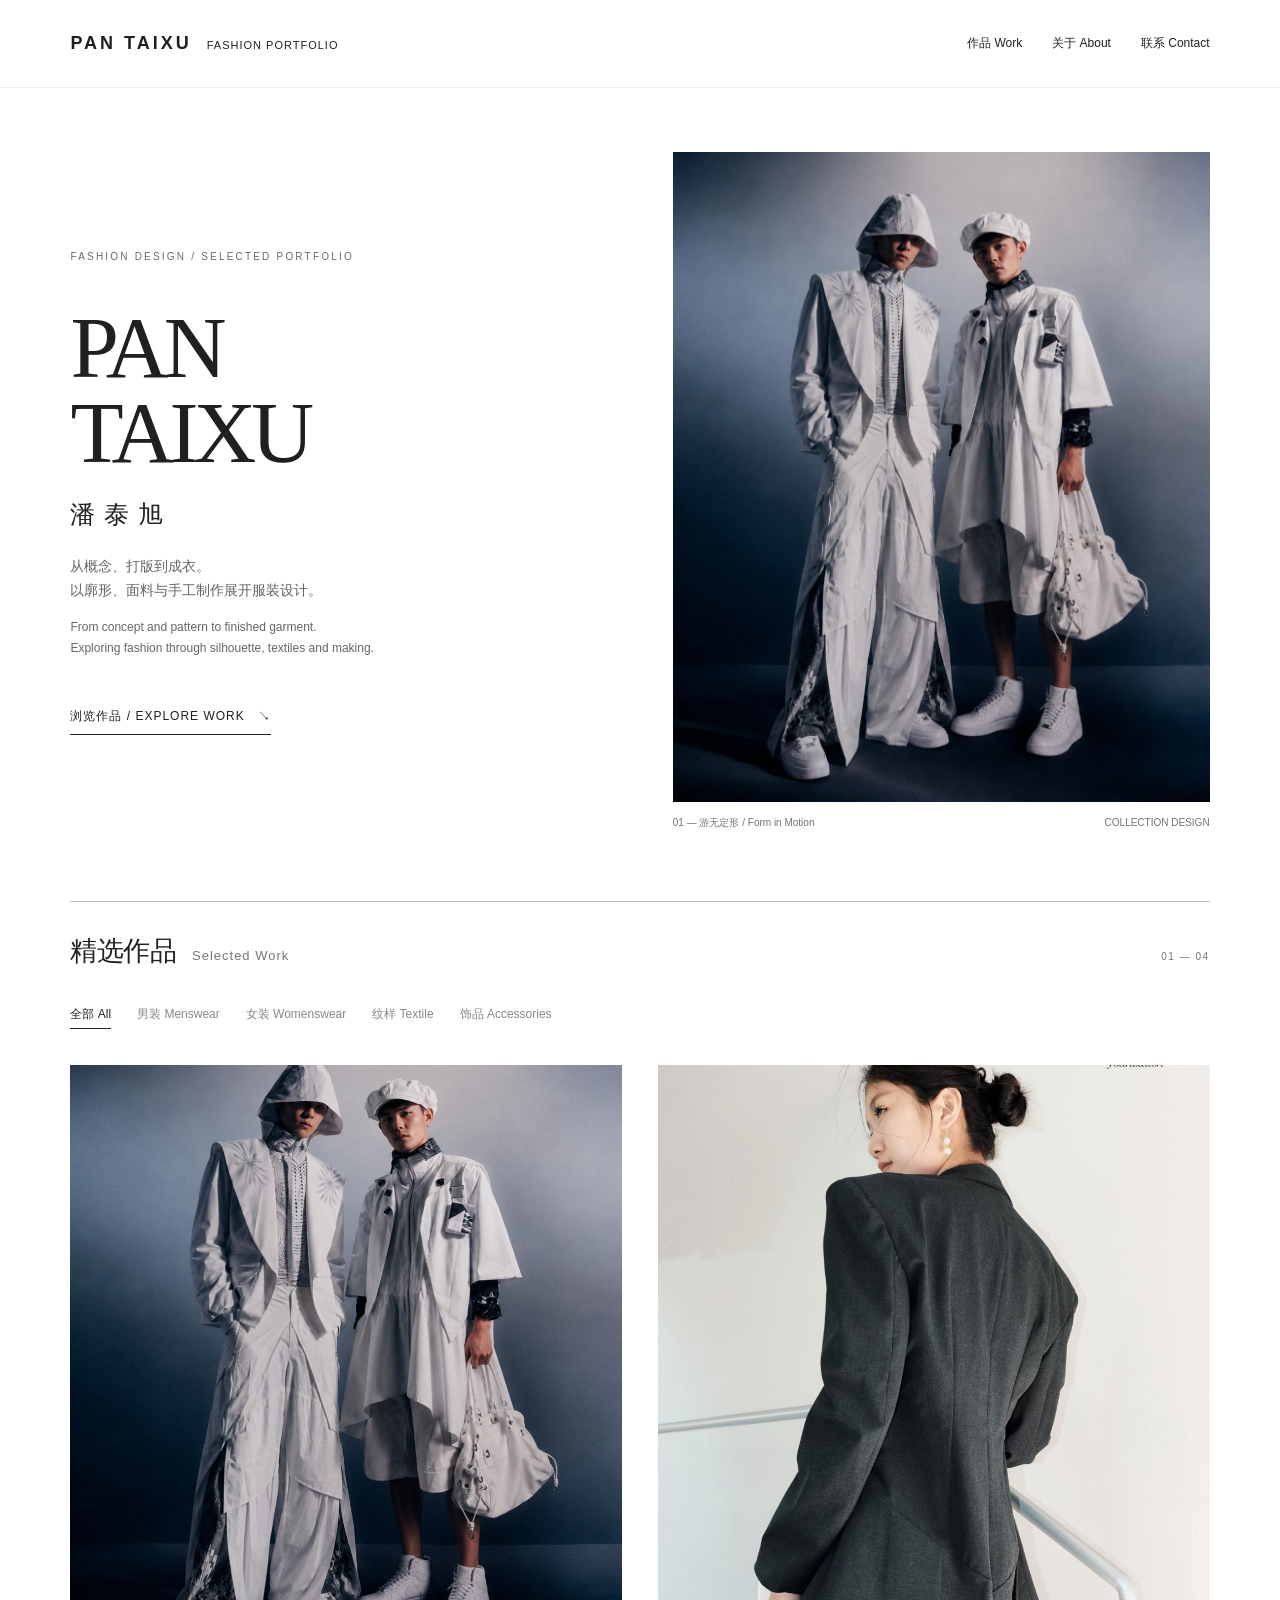
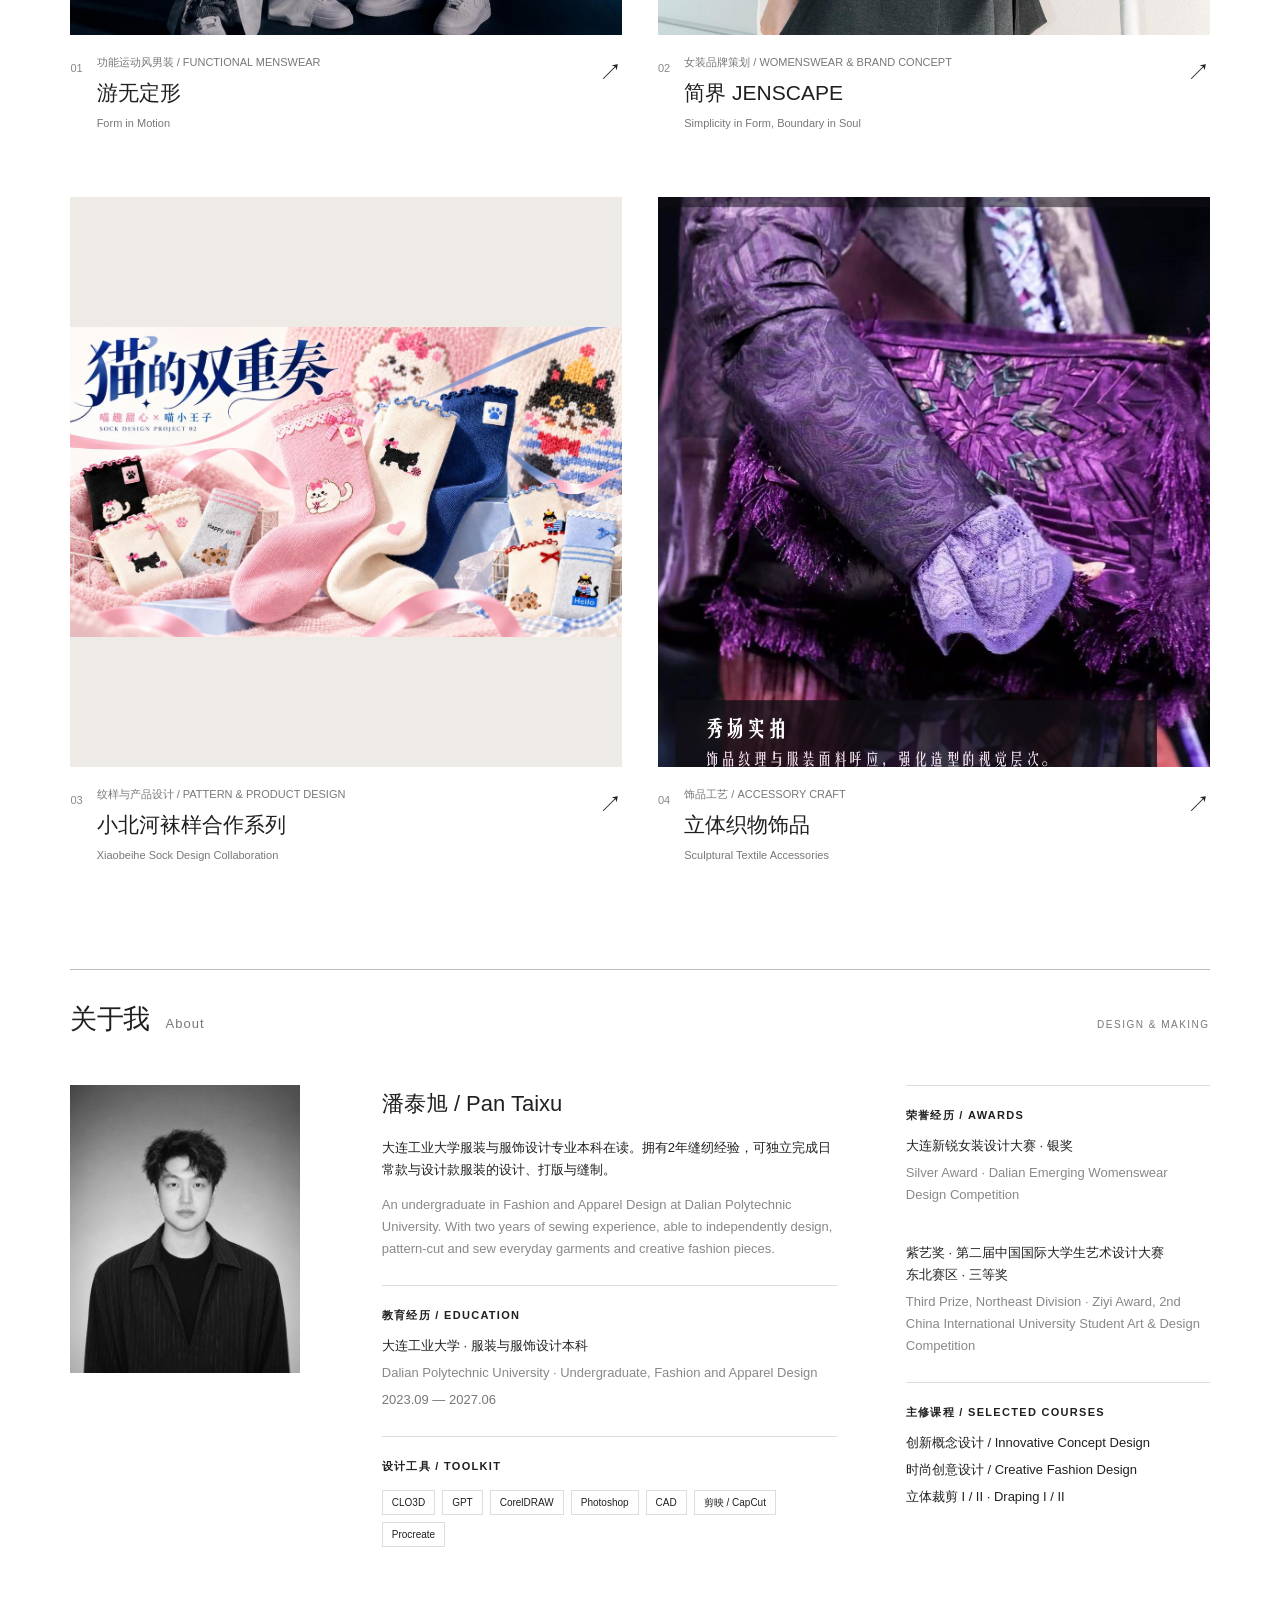
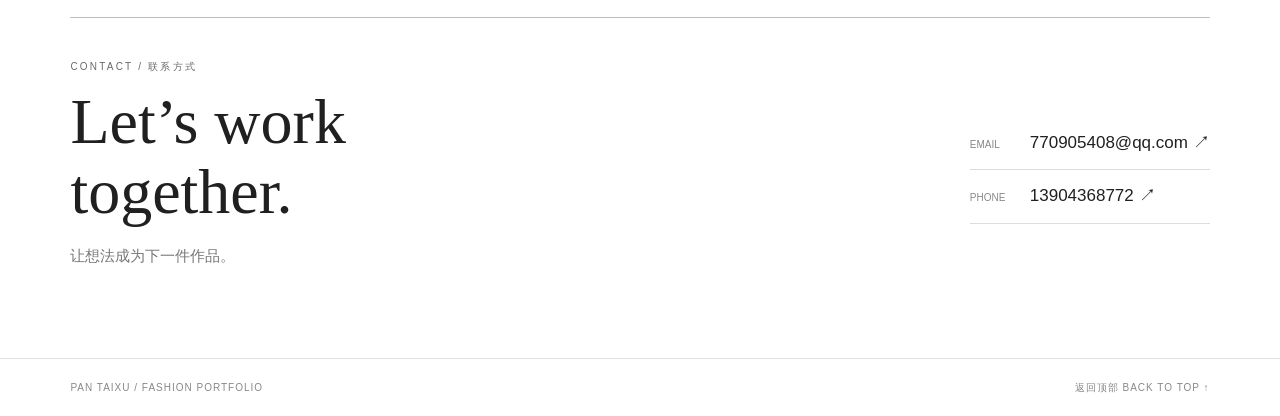
<file: index.html>
<!doctype html><html lang="zh-CN"><head><meta charset="UTF-8"><meta name="viewport" content="width=device-width,initial-scale=1"><meta name="description" content="潘泰旭 PAN TAIXU 服装设计作品集：功能男装、JENSCAPE女装、袜样设计与饰品工艺。"><title>潘泰旭 PAN TAIXU — Fashion Portfolio</title><style>*{box-sizing:border-box}html{scroll-behavior:smooth;scroll-padding-top:90px}body{margin:0;background:#fff;color:#202020;font-family:Arial,"PingFang SC","Microsoft YaHei",sans-serif;font-size:15px;line-height:1.7}a{color:inherit;text-decoration:none}button{font:inherit;color:inherit;cursor:pointer}a:focus-visible,button:focus-visible,summary:focus-visible{outline:2px solid #555;outline-offset:6px}img{display:block;width:100%;height:auto}header{height:88px;padding:0 5.5%;display:flex;align-items:center;justify-content:space-between;background:rgba(255,255,255,.96);position:sticky;top:0;z-index:10;border-bottom:1px solid #eee}.brand{font-size:18px;letter-spacing:3px;font-weight:bold}.brand small{font-weight:normal;letter-spacing:1px;font-size:11px;margin-left:15px}nav{display:flex;gap:30px;font-size:12px}main{max-width:1600px;margin:auto;padding:0 5.5%}.hero{padding:64px 0 70px;display:grid;grid-template-columns:1fr 1.05fr;gap:8%;align-items:center}.eyebrow{font-size:10px;letter-spacing:2.2px;text-transform:uppercase;color:#696969}.hero h1{font-weight:400;font-family:Georgia,serif;font-size:clamp(60px,6.8vw,110px);line-height:.98;letter-spacing:-5px;margin:40px 0 28px}.hero h1 span{display:block;font-family:Arial,"PingFang SC",sans-serif;letter-spacing:9px;font-size:25px;margin-top:27px}.hero p{max-width:340px;color:#656565;font-size:14px}.hero .english{font-size:12px;line-height:1.8;margin-top:10px}.line-link{display:inline-block;border-bottom:1px solid #222;padding:8px 0;font-size:12px;letter-spacing:1px;margin-top:26px}.hero-visual{position:relative}.hero-visual img{height:min(65vw,650px);object-fit:cover;object-position:center}.caption{display:flex;justify-content:space-between;font-size:10px;color:#737373;padding-top:12px;gap:15px}.section-head{border-top:1px solid #bcbcbc;padding-top:27px;display:flex;justify-content:space-between;align-items:baseline;gap:15px}.section-head h2{font-size:27px;font-weight:400;letter-spacing:-.6px;margin:0}.section-head h2 small{font-size:13px;letter-spacing:1px;margin-left:16px;color:#777}.section-head>span{font-size:10px;letter-spacing:1.5px;color:#777}.filters{display:flex;flex-wrap:wrap;gap:8px 26px;margin:25px 0 36px}.filters button{border:0;background:none;padding:4px 0;color:#888;font-size:12px;border-bottom:1px solid transparent}.filters button[aria-pressed=true]{border-color:#222;color:#222}.grid{display:grid;grid-template-columns:1fr 1fr;gap:65px 36px}.card[hidden]{display:none}.card button{width:100%;text-align:left;background:none;border:0;padding:0}.work-img{overflow:hidden;background:#f3f3f3}.work-img img{height:570px;object-fit:cover;transition:transform .6s}.card:nth-child(3) .work-img img{object-fit:contain;background:#eeeae6}.card button:hover img{transform:scale(1.025)}.work-meta{display:flex;justify-content:space-between;gap:14px;margin-top:18px}.work-meta h3{font-size:21px;font-weight:400;margin:3px 0}.work-meta p{font-size:11px;color:#777;margin:0}.work-num{font-size:11px;color:#888;padding-top:6px}.arrow{font-size:23px}.about{margin-top:105px}.about-grid{display:grid;grid-template-columns:.8fr 1.5fr 1fr;gap:6%;padding:42px 0 70px}.portrait{max-width:230px;filter:grayscale(1)}.about h3{font-weight:400;font-size:22px;margin:0 0 14px}.about p{font-size:13px}.muted{color:#777}.english{color:#888;font-size:12px}.facts{border-top:1px solid #ddd;margin-top:25px;padding-top:20px}.facts h4{font-size:11px;letter-spacing:1.3px;margin:0 0 10px}.facts p{margin:5px 0}.tags{display:flex;flex-wrap:wrap;gap:7px;margin-top:14px}.tags span{border:1px solid #ddd;padding:3px 9px;font-size:10px}.contact{padding:40px 0 75px;border-top:1px solid #bbb;display:flex;justify-content:space-between;gap:35px}.contact h2{font-family:Georgia,serif;font-size:clamp(40px,5vw,72px);line-height:1.1;font-weight:400;margin:12px 0}.contact-links{align-self:center}.contact-links a{display:block;border-bottom:1px solid #ddd;padding:12px 0;font-size:17px;overflow-wrap:anywhere}.contact-links small{display:inline-block;width:60px;color:#888;font-size:10px}footer{border-top:1px solid #e1e1e1;padding:20px 5.5%;display:flex;justify-content:space-between;font-size:10px;letter-spacing:1px;color:#888}dialog{border:0;padding:0;width: min(1160px,96vw);max-height:94dvh;color:#222}dialog::backdrop{background:rgba(0,0,0,.7)}.dialogbar{position:sticky;top:0;background:#fff;display:flex;justify-content:space-between;align-items:center;border-bottom:1px solid #ddd;padding:13px 26px;z-index:1;font-size:11px}.close{background:white;border:1px solid #ddd;padding:6px 14px}.detail{padding:35px 5% 50px}.detail h2{font-size:32px;font-weight:400;margin:5px 0}.detail h3{font-family:Georgia,serif;font-size:22px;font-weight:normal;color:#777;margin:0 0 25px}.description{display:grid;grid-template-columns:1fr 1fr;gap:30px}.description p{margin-top:0}.role{font-size:12px;border-top:1px solid #ddd;padding:15px 0}.detail figure{margin:35px 0}.detail figcaption{font-size:11px;color:#777;margin-bottom:10px}.detail figure a{display:block;background:#f3f3f3}.detail figure img{height:auto}.detail-note{font-size:11px;color:#777}body.modal-open{overflow:hidden}.noscript{padding:20px;border:1px solid #ddd}@media(min-width:1450px){.work-img img{height:680px}}@media(max-width:900px){.hero{gap:5%;padding-top:35px}.hero h1{font-size:65px}.work-img img{height:420px}.about-grid{grid-template-columns:.65fr 1.4fr;gap:35px}.about-grid>div:last-child{grid-column:2}}@media(max-width:600px){header{height:70px;padding:0 6%}.brand{font-size:14px;letter-spacing:1px}.brand small{display:none}nav{gap:16px;font-size:11px}main{padding:0 6%}.hero{display:flex;flex-direction:column;align-items:stretch;gap:30px;padding:35px 0 45px}.hero h1{font-size:70px;margin:24px 0;letter-spacing:-3px}.hero h1 span{font-size:22px}.hero p{max-width:100%}.hero-visual img{height:auto;max-height:none}.hero .line-link{margin-top:8px}.section-head h2{font-size:23px}.section-head h2 small{display:block;margin:2px 0 0;font-size:12px}.grid{grid-template-columns:1fr;gap:40px}.work-img img{height:auto;max-height:none}.filters{gap:12px 19px}.about{margin-top:65px}.about-grid{grid-template-columns:1fr;gap:25px;padding:30px 0 45px}.portrait{width:145px}.about-grid>div:last-child{grid-column:auto}.contact{display:block;padding:30px 0 45px}.contact-links{margin-top:25px}.contact-links a{font-size:15px}.description{grid-template-columns:1fr;gap:0}.detail h2{font-size:25px}.detail h3{font-size:18px}footer{font-size:9px}.dialogbar{padding:10px 15px}.detail{padding:25px 5%}.caption{font-size:9px}}@media(prefers-reduced-motion:reduce){html{scroll-behavior:auto}.work-img img{transition:none}}</style></head><body><header><a class="brand" href="#top">PAN TAIXU<small>FASHION PORTFOLIO</small></a><nav aria-label="主导航"><a href="#work">作品 Work</a><a href="#about">关于 About</a><a href="#contact">联系 Contact</a></nav></header><main id="top"><section class="hero"><div><div class="eyebrow">Fashion design / Selected portfolio</div><h1>PAN<br>TAIXU<span>潘泰旭</span></h1><p>从概念、打版到成衣。<br>以廓形、面料与手工制作展开服装设计。</p><p class="english" lang="en">From concept and pattern to finished garment.<br>Exploring fashion through silhouette, textiles and making.</p><a class="line-link" href="#work">浏览作品 / EXPLORE WORK &nbsp; ↘</a></div><div class="hero-visual"><img src="assets/menswear.jpg" alt="游无定形系列，两套灰白色功能运动风男装"><div class="caption"><span>01 — 游无定形 / Form in Motion</span><span>COLLECTION DESIGN</span></div></div></section><section id="work"><div class="section-head"><h2>精选作品<small>Selected Work</small></h2><span>01 — 04</span></div><div class="filters" role="group" aria-label="作品分类"><button data-filter="all" aria-pressed="true">全部 All</button><button data-filter="menswear" aria-pressed="false">男装 Menswear</button><button data-filter="womenswear" aria-pressed="false">女装 Womenswear</button><button data-filter="textile" aria-pressed="false">纹样 Textile</button><button data-filter="accessories" aria-pressed="false">饰品 Accessories</button></div><div class="grid"><article class="card" data-category="menswear"><button data-project="01" aria-haspopup="dialog" aria-label="查看游无定形项目详情"><div class="work-img"><img src="assets/menswear.jpg" alt="游无定形作品展示" loading="lazy"></div><div class="work-meta"><span class="work-num">01</span><div style="flex:1"><p>功能运动风男装 / FUNCTIONAL MENSWEAR</p><h3>游无定形</h3><p lang="en">Form in Motion</p></div><span class="arrow" aria-hidden="true">↗</span></div></button></article><article class="card" data-category="womenswear"><button data-project="02" aria-haspopup="dialog" aria-label="查看简界 JENSCAPE项目详情"><div class="work-img"><img src="assets/womenswear.jpg" alt="简界 JENSCAPE作品展示" loading="lazy"></div><div class="work-meta"><span class="work-num">02</span><div style="flex:1"><p>女装品牌策划 / WOMENSWEAR & BRAND CONCEPT</p><h3>简界 JENSCAPE</h3><p lang="en">Simplicity in Form, Boundary in Soul</p></div><span class="arrow" aria-hidden="true">↗</span></div></button></article><article class="card" data-category="textile"><button data-project="03" aria-haspopup="dialog" aria-label="查看小北河袜样合作系列项目详情"><div class="work-img"><img src="assets/socks.jpg" alt="小北河袜样合作系列作品展示" loading="lazy"></div><div class="work-meta"><span class="work-num">03</span><div style="flex:1"><p>纹样与产品设计 / PATTERN & PRODUCT DESIGN</p><h3>小北河袜样合作系列</h3><p lang="en">Xiaobeihe Sock Design Collaboration</p></div><span class="arrow" aria-hidden="true">↗</span></div></button></article><article class="card" data-category="accessories"><button data-project="04" aria-haspopup="dialog" aria-label="查看立体织物饰品项目详情"><div class="work-img"><img src="assets/accessories.jpg" alt="立体织物饰品作品展示" loading="lazy"></div><div class="work-meta"><span class="work-num">04</span><div style="flex:1"><p>饰品工艺 / ACCESSORY CRAFT</p><h3>立体织物饰品</h3><p lang="en">Sculptural Textile Accessories</p></div><span class="arrow" aria-hidden="true">↗</span></div></button></article></div><noscript><p class="noscript">请启用 JavaScript 查看项目详情与分类。作品概览、个人介绍和联系方式仍可直接浏览。</p></noscript></section><section id="about" class="about"><div class="section-head"><h2>关于我<small>About</small></h2><span>DESIGN & MAKING</span></div><div class="about-grid"><div><img class="portrait" src="assets/portrait.jpg" alt="潘泰旭个人照片" loading="lazy"></div><div><h3>潘泰旭 / Pan Taixu</h3><p>大连工业大学服装与服饰设计专业本科在读。拥有2年缝纫经验，可独立完成日常款与设计款服装的设计、打版与缝制。</p><p class="english" lang="en">An undergraduate in Fashion and Apparel Design at Dalian Polytechnic University. With two years of sewing experience, able to independently design, pattern-cut and sew everyday garments and creative fashion pieces.</p><div class="facts"><h4>教育经历 / EDUCATION</h4><p>大连工业大学 · 服装与服饰设计本科</p><p class="english">Dalian Polytechnic University · Undergraduate, Fashion and Apparel Design</p><p class="muted">2023.09 — 2027.06</p></div><div class="facts"><h4>设计工具 / TOOLKIT</h4><div class="tags"><span>CLO3D</span><span>GPT</span><span>CorelDRAW</span><span>Photoshop</span><span>CAD</span><span>剪映 / CapCut</span><span>Procreate</span></div></div></div><div><div class="facts" style="margin-top:0"><h4>荣誉经历 / AWARDS</h4><p>大连新锐女装设计大赛 · 银奖</p><p class="english">Silver Award · Dalian Emerging Womenswear Design Competition</p><br><p>紫艺奖 · 第二届中国国际大学生艺术设计大赛<br>东北赛区 · 三等奖</p><p class="english">Third Prize, Northeast Division · Ziyi Award, 2nd China International University Student Art & Design Competition</p></div><div class="facts"><h4>主修课程 / SELECTED COURSES</h4><p>创新概念设计 / Innovative Concept Design</p><p>时尚创意设计 / Creative Fashion Design</p><p>立体裁剪 I / II · Draping I / II</p></div></div></div></section><section id="contact" class="contact"><div><div class="eyebrow">Contact / 联系方式</div><h2>Let’s work<br>together.</h2><p class="muted">让想法成为下一件作品。</p></div><div class="contact-links"><a href="mailto:770905408@qq.com"><small>EMAIL</small>770905408@qq.com ↗</a><a href="tel:+8613904368772"><small>PHONE</small>13904368772 ↗</a></div></section></main><footer><span>PAN TAIXU / FASHION PORTFOLIO</span><a href="#top">返回顶部 BACK TO TOP ↑</a></footer><dialog aria-labelledby="project-title"><div class="dialogbar"><span>PROJECT / 项目详情</span><button class="close" autofocus>关闭 Close ×</button></div><div class="detail"></div></dialog><script>const projects=[{"id": "01", "cat": "menswear", "title": "游无定形", "en": "Form in Motion", "type": "功能运动风男装 / FUNCTIONAL MENSWEAR", "img": "menswear.jpg", "desc": "以《逍遥游》的自由流动意象为起点，将水墨山海、云雾气流与未来机能服饰结合，以包裹廓形、交叠结构和漂浮线条探索“形随身动、无固定界”。", "eng": "Inspired by the freedom of movement in Zhuangzi’s Free and Easy Wandering, this collection brings ink-wash landscapes and drifting clouds into functional menswear through enveloping silhouettes, overlapping structures and floating lines.", "role": "系列设计 · 成衣制作 · 面料与工艺探索", "roleen": "Collection design · Garment making · Textile and craft exploration", "pages": [[4, "项目视觉 / Collection imagery"], [5, "系列设计 / Collection development"], [6, "灵感与面料 / Inspiration and materials"], [7, "工艺细节 / Craft details"]]}, {"id": "02", "cat": "womenswear", "title": "简界 JENSCAPE", "en": "Simplicity in Form, Boundary in Soul", "type": "女装品牌策划 / WOMENSWEAR & BRAND CONCEPT", "img": "womenswear.jpg", "desc": "以极简为基底，用精致剪裁变化塑造高级感。2026秋冬系列“冷感温柔”以收腰西装、轻盈层叠裙装与黑白对照，呈现利落结构和柔软细节之间的关系。", "eng": "A womenswear brand concept rooted in minimalism, refined tailoring and material quality. The Autumn/Winter 2026 collection pairs sculpted jackets with softly layered dresses, exploring structure and softness through black and white.", "role": "品牌创立策划 · 款式设计 · 样衣打版与成衣制作", "roleen": "Brand concept · Fashion design · Pattern cutting and garment making", "pages": [[9, "品牌理念 / Brand philosophy"], [10, "命名与风格 / Naming and identity"], [11, "产品定位 / Product positioning"], [12, "2026秋冬灵感 / AW 2026 inspiration"], [13, "款式设计 / Design development"], [14, "样衣与成衣 / Toile and garment making"], [15, "成衣呈现 / Final looks"]]}, {"id": "03", "cat": "textile", "title": "小北河袜样合作系列", "en": "Xiaobeihe Sock Design Collaboration", "type": "纹样与产品设计 / PATTERN & PRODUCT DESIGN", "img": "socks.jpg", "desc": "参与袜样调研、设计与生产。通过角色提取、纹样拆分和配色整合，将复古小狗、灰调萌宠与几何元素转译为袜筒、脚背和包装陈列中的系列化设计。", "eng": "Participation in sock research, design and production. Character motifs, scattered patterns and coordinated palettes are adapted to socks and packaging, balancing individual designs with a cohesive collection.", "role": "参与袜样调研 · 设计 · 生产", "roleen": "Contributed to research, design and production", "pages": [[17, "复古小狗 / Retro puppy motifs"], [18, "灰调萌宠 / Pet motifs in grey"], [19, "系列化组合 / Collection coordination"], [20, "几何灰调 / Geometric grey"]]}, {"id": "04", "cat": "accessories", "title": "立体织物饰品", "en": "Sculptural Textile Accessories", "type": "饰品工艺 / ACCESSORY CRAFT", "img": "accessories.jpg", "desc": "参与第31届中国时装设计新人奖成衣制作小组，负责饰品制作。将层叠织物与折叠单元转化为重复聚合的三角模块，经定位、拼接与车缝形成放射式立体纹理。", "eng": "Responsible for accessory making within a garment production team for the 31st China Fashion Design Newcomer Award. Folded textile modules are positioned, joined and stitched into radiating three-dimensional textures.", "role": "团队项目 · 负责饰品制作", "roleen": "Team project · Accessory making", "pages": [[22, "制作过程与秀场 / Making process and runway presentation"]]}];
const modal=document.querySelector('dialog');const detail=modal.querySelector('.detail');let previous;
document.querySelectorAll('[data-filter]').forEach(b=>b.addEventListener('click',()=>{document.querySelectorAll('[data-filter]').forEach(x=>x.setAttribute('aria-pressed',x===b?'true':'false'));document.querySelectorAll('.card').forEach(c=>c.hidden=b.dataset.filter!=='all'&&c.dataset.category!==b.dataset.filter)}));
document.querySelectorAll('[data-project]').forEach(b=>b.addEventListener('click',()=>{const p=projects.find(p=>p.id===b.dataset.project);previous=b;detail.innerHTML=`<div class="eyebrow">${p.id} / ${p.type}</div><h2 id="project-title">${p.title}</h2><h3 lang="en">${p.en}</h3><div class="description"><p>${p.desc}</p><p class="english" lang="en">${p.eng}</p></div><p class="role">${p.role}<br><span class="english">${p.roleen}</span></p><p class="detail-note">以下为原作品集项目图板，点击可打开大图。 / Click a board to view the full image.</p>`+p.pages.map(([n,label])=>`<figure><figcaption>${label}</figcaption><a href="assets/page-${String(n).padStart(2,'0')}.jpg" target="_blank" rel="noopener"><img src="assets/page-${String(n).padStart(2,'0')}.jpg" alt="${p.title} — ${label}" loading="lazy"></a></figure>`).join('');modal.showModal();modal.scrollTop=0;document.body.classList.add('modal-open')}));
modal.querySelector('.close').addEventListener('click',()=>modal.close());modal.addEventListener('click',e=>{if(e.target===modal){const r=modal.getBoundingClientRect();if(e.clientX<r.left||e.clientX>r.right||e.clientY<r.top||e.clientY>r.bottom)modal.close()}});modal.addEventListener('close',()=>{document.body.classList.remove('modal-open');previous?.focus()});
</script></body></html>
</file>
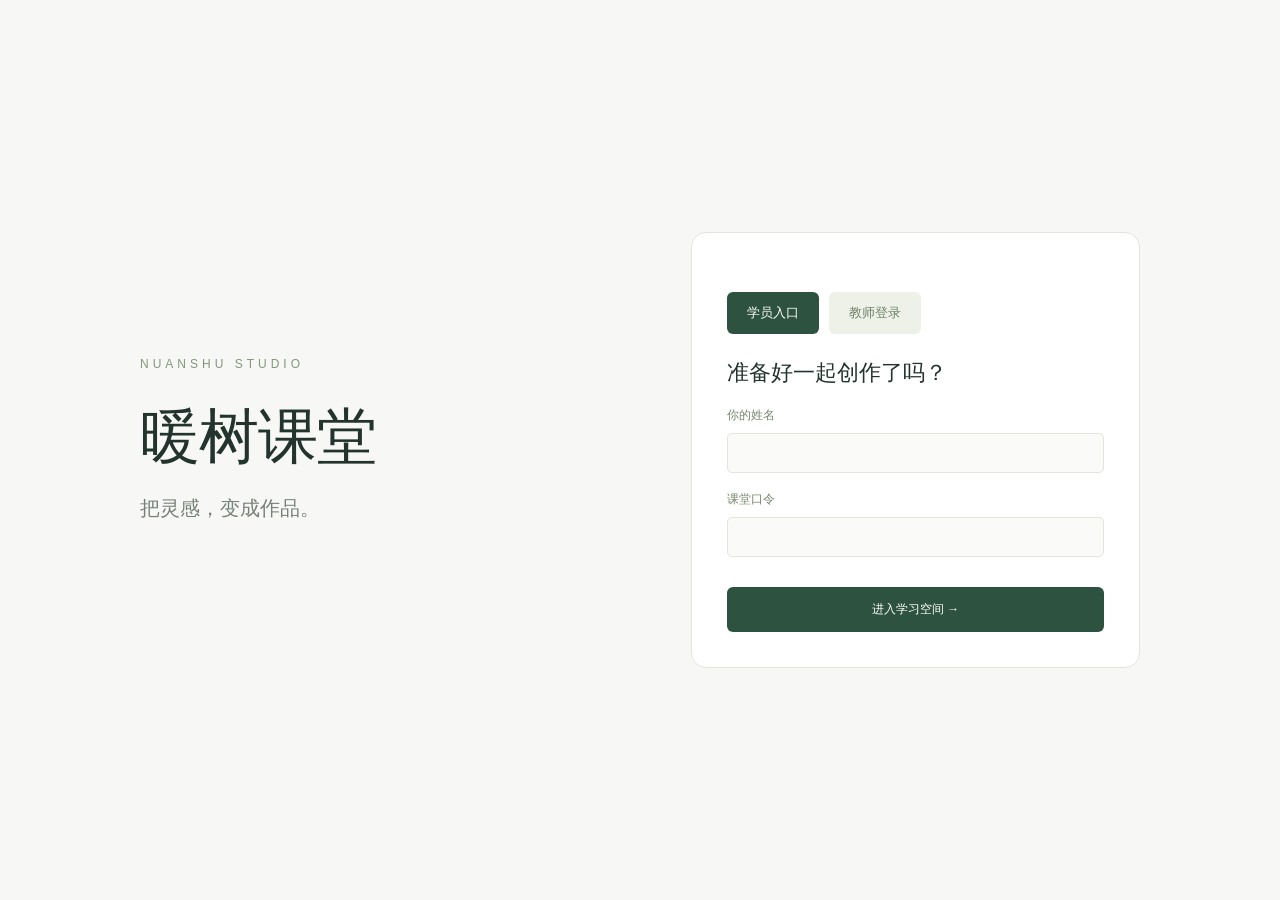
<file: classroom/index.html>
<!doctype html><html lang="zh-CN"><head><meta charset="utf-8"><meta name="viewport" content="width=device-width,initial-scale=1"><meta name="referrer" content="no-referrer"><title>暖树课堂 · AI服装设计</title>  <script type="module" crossorigin src="./assets/index-aK_UL3Me.js"></script>
  <link rel="stylesheet" crossorigin href="./assets/index-B7ptVGKS.css">
</head><body><div id="root"></div></body></html>
</file>
<file: classroom/assets/index-B7ptVGKS.css>
:root{color:#23332d;background:#f7f8f5;font-family:Arial,PingFang SC,Microsoft YaHei,sans-serif}*{box-sizing:border-box}body{margin:0}button,a,input{font:inherit}button,a{transition:all .18s}button{cursor:pointer}button:disabled{opacity:.45;cursor:not-allowed}a{color:inherit;text-decoration:none}button{border:0}h1,h2,h3,p{margin-top:0}p{color:#768078;line-height:1.8}button:focus-visible,a:focus-visible{outline-offset:4px;outline:3px solid #a5c9b7}.shell{min-height:100vh;display:flex}.sidebar{background:#fff;border-right:1px solid #e7ebe5;flex-direction:column;width:230px;padding:35px 22px;display:flex;position:fixed;inset:0 auto 0 0}.brand{color:#275641;align-items:center;gap:13px;margin:0 8px 55px;font:italic 60px Georgia;display:flex}.brand span{letter-spacing:2px;font:600 20px Arial}.brand small{letter-spacing:2px;margin-top:8px;font-size:8px;display:block}.side-label{letter-spacing:1px;color:#a1aaa4;margin:0 14px 18px;font-size:9px}.nav{color:#7b857f;background:0 0;border-radius:7px;align-items:center;gap:12px;width:100%;margin-bottom:8px;padding:16px 14px;font-size:14px;display:flex}.nav svg:last-child{margin-left:auto}.nav.active{color:#285840;background:#e9f0ea}.side-bottom{border-top:1px solid #eee;align-items:center;gap:12px;margin-top:auto;padding-top:22px;font-size:13px;display:flex}.avatar{color:#41624c;background:#e8eee6;border-radius:50%;place-items:center;width:36px;height:36px;display:grid}.side-bottom small,.person small{color:#99a29b;margin-top:6px;font-size:10px;display:block}main{flex:1;min-width:0;margin-left:230px}header{background:#fff;border-bottom:1px solid #e4e8e1;justify-content:space-between;align-items:center;height:77px;padding:0 44px;font-size:12px;display:flex}.muted{color:#929b95}.trial{color:#798479;align-items:center;gap:7px;display:flex}.trial i{background:#93a77b;border-radius:50%;width:6px;height:6px}.content{max-width:1500px;margin:auto;padding:45px 44px}.eyebrow{letter-spacing:2px;color:#6f8c77;margin-bottom:14px;font-size:10px;font-weight:600}h1{letter-spacing:-1px;margin-bottom:12px;font-size:32px;font-weight:500}.page-heading{justify-content:space-between;align-items:center;margin-bottom:28px;display:flex}.page-heading p{margin:0;font-size:12px}.outline-tag{color:#7b887b;border:1px solid #dfe5dc;border-radius:20px;padding:9px 15px;font-size:11px}.hero{background:#e6ece2;border-radius:12px;grid-template-columns:1.1fr 1fr;min-height:337px;display:grid;overflow:hidden}.hero-copy{z-index:1;padding:35px 38px}.hero h2{letter-spacing:1px;margin-bottom:12px;font-size:35px;font-weight:500;line-height:1.5}.hero h2 span{letter-spacing:2px;white-space:nowrap;margin-left:16px;font-size:9px}.hero p{color:#78846e;font-size:12px}.hero button,.primary{color:#fff;background:#2d523f;border-radius:6px;justify-content:center;align-items:center;gap:22px;padding:14px 21px;font-size:12px;display:inline-flex}.hero button:hover,.primary:hover{background:#42694f}.hero-meta{color:#84917e;gap:18px;margin-top:22px;font-size:9px;display:flex}.art{background:radial-gradient(at 55% 30%,#f3f4e8 0,#d8e2d1 66%,#c2cfb8 100%);position:relative;overflow:hidden}.fabric{background:linear-gradient(98deg,#455e41,#a4b598 25%,#f3f5df 39%,#78956c 50%,#cad6ba 65%,#637854 82%,#b6c6a5);border-radius:60% 15% 60% 30%;width:160px;height:340px;position:absolute;top:10px;left:35%;transform:rotate(25deg);box-shadow:20px 30px 40px #40523c35}.f2{filter:brightness(1.12);width:120px;top:75px;left:17%;transform:rotate(-24deg)}.f3{width:100px;top:140px;left:57%;transform:rotate(58deg)}.art-label{letter-spacing:3px;color:#4f6547;font-size:10px;line-height:1.8;position:absolute;top:22px;right:20px}.art-no{letter-spacing:2px;color:#4e6746;font-size:8px;position:absolute;bottom:20px;left:25px}.section-heading{justify-content:space-between;align-items:center;margin:33px 0 18px;display:flex}.section-heading h2{margin:0;font-size:17px;font-weight:500}.section-heading h2 span{letter-spacing:1.4px;color:#9aa397;margin-left:15px;font-size:8px}.section-heading>span{color:#96a08f;font-size:10px}.lessons{grid-template-columns:repeat(3,1fr);gap:16px;display:grid}.lesson{text-align:left;background:#fff;border:1px solid #e4e9df;border-radius:9px;padding:22px;transition:transform .2s}.lesson:hover{border-color:#a2b69b;transform:translateY(-3px)}.lesson-top{color:#869b7c;letter-spacing:1.6px;justify-content:space-between;align-items:center;margin-bottom:23px;font-size:10px;display:flex}.lesson h3{margin-bottom:8px;font-size:17px;font-weight:500}.lesson p{font-size:10px}.lesson-bottom{color:#8c9886;border-top:1px solid #eef0eb;justify-content:space-between;margin-top:20px;padding-top:15px;font-size:9px;display:flex}.lesson-bottom span{align-items:center;gap:5px;display:flex}.info-row{color:#819275;border:1px solid #e3e7dd;border-radius:8px;align-items:center;gap:20px;margin-top:25px;padding:21px;display:flex}.info-row h3{margin:0 0 4px;font-size:12px}.info-row p{margin:0;font-size:10px}.info-row button{color:#4b6742;background:0 0;gap:8px;margin-left:auto;font-size:11px;display:flex}footer{letter-spacing:2px;color:#a2aba0;justify-content:space-between;padding:20px 44px 25px;font-size:9px;display:flex}.notice{color:#785d2c;background:#fff2d8;border-radius:7px;justify-content:space-between;gap:15px;margin:15px 35px 0;padding:15px;font-size:13px;display:flex}.notice button{white-space:nowrap;background:0 0}.classroom{padding:28px 35px}.back{color:#7c897c;background:0 0;align-items:center;gap:6px;margin-bottom:24px;font-size:11px;display:flex}.class-title{justify-content:space-between;align-items:center;display:flex}.class-title h1{font-size:27px}.pill{color:#778970;background:#e8eee3;border-radius:20px;padding:8px 12px;font-size:10px}.room-grid{grid-template-columns:minmax(0,1fr) 255px;gap:20px;margin-top:18px;display:grid}.stage{background:#172a23;border-radius:10px;min-height:440px;position:relative;overflow:hidden}.stage-empty{color:#a3b4a9;text-align:center;flex-direction:column;justify-content:center;align-items:center;padding:25px;display:flex;position:absolute;inset:0}.stage-empty h2{color:#e6eee6;margin-top:25px;font-size:22px;font-weight:400}.stage-empty p{font-size:11px}.stage-empty span{letter-spacing:2px;margin-top:20px;font-size:8px}.controls{background:#fff;border:1px solid #e7ebe2;border-radius:9px;justify-content:space-around;margin-top:12px;padding:12px 5px;display:flex}.controls button{color:#62715e;background:0 0;flex-direction:column;align-items:center;gap:8px;font-size:9px;display:flex}.controls svg{width:19px}.controls .leave{color:#a97168}.controls .on{color:#1c963f}.help{margin-top:13px;font-size:10px}.join-panel{background:#fff;border:1px solid #e4e8df;border-radius:10px;padding:25px 20px}.join-panel h2{margin:20px 0;font-size:19px}.join-panel label{color:#869080;margin:18px 0;font-size:11px;display:block}input{color:#384d35;background:#fafbf8;border:1px solid #e0e6da;border-radius:5px;width:100%;margin-top:9px;padding:12px;font-size:12px}.join-panel .primary,.secondary{width:100%;margin:6px 0}.secondary{color:#687b5f;background:#fff;border:1px solid #dfe6d9;border-radius:5px;padding:12px;font-size:12px}.small{margin-top:15px;font-size:11px}.divider{background:#eee;height:1px;margin:26px 0}.join-panel h3{font-size:12px}.meter{background:#e4eada;border-radius:10px;height:8px;margin:20px 0;overflow:hidden}.meter i{background:#648a52;height:100%;transition:width .1s;display:block}.narrow{max-width:900px}.settings-card{background:#fff;border:1px solid #e2e7dc;border-radius:10px;margin:24px 0;padding:30px}.settings-card h2{margin-top:20px;font-size:21px}.settings-card p,.settings-card li{color:#7e8978;font-size:13px;line-height:1.9}.settings-card ol{padding-left:20px}.person{align-items:center;gap:10px;margin:16px 0;font-size:12px;display:flex}#remote-streams{z-index:1;flex-wrap:wrap;gap:4px;display:flex;position:relative}#remote-streams .remote{background:#16251d;width:48%;height:160px}#remote-streams .screen{width:100%;height:440px}#local-video:not(:empty){z-index:3;background:#203d2b;width:150px;height:100px;position:absolute;bottom:12px;right:12px}.stage:fullscreen{height:100vh}.stage:fullscreen .screen{height:100vh}@media (width>=1600px){.content{padding-top:60px}.hero{min-height:390px}.hero-copy{padding:45px}}@media (width<=1150px){.sidebar{width:190px;padding:30px 15px}main{margin-left:190px}.content{padding:30px 25px}.hero-copy{padding:28px}.hero h2{font-size:28px}.room-grid{grid-template-columns:1fr}.join-panel{max-width:none}.outline-tag{display:none}}@media (width<=720px){.sidebar{border-bottom:1px solid #eee;flex-direction:row;align-items:center;gap:4px;width:100%;padding:15px;position:static}.brand{gap:7px;margin:0 auto 0 0;font-size:33px}.brand span{letter-spacing:0;font-size:14px}.brand small{letter-spacing:1px;margin-top:4px;font-size:6px}.side-label,.side-bottom,.nav svg{display:none}.nav{width:auto;margin:0;padding:9px 7px;font-size:10px}.shell{display:block}main{margin:0}header{height:55px;padding:0 20px;font-size:10px}.content{padding:30px 20px}h1{font-size:26px}.page-heading p{font-size:10px}.hero{grid-template-columns:1fr}.hero-copy{padding:25px}.art{height:220px}.fabric{top:-70px}.f2{top:-10px}.f3{top:40px}.hero-meta{gap:14px;font-size:8px}.section-heading h2 span{display:none}.lessons{grid-template-columns:1fr 1fr;gap:10px}.lesson{padding:17px 13px}.lesson h3{font-size:14px}.lesson p{min-height:32px;font-size:9px}.lesson-bottom{gap:5px;font-size:8px}.lesson-bottom span:first-child{display:none}.info-row{gap:12px;padding:15px}.info-row p{font-size:9px}.info-row button{white-space:nowrap;font-size:9px}.classroom{padding:25px 16px}.stage{min-height:330px}.stage-empty h2{font-size:18px}.stage-empty p{font-size:10px}.class-title h1{font-size:22px}footer{letter-spacing:1px;padding:20px;font-size:7px}.notice{margin:12px 15px}.settings-card{padding:22px}}.archive-teaser{background:#fff;border:1px solid #e4e9df;border-radius:10px;justify-content:space-between;align-items:center;gap:25px;padding:30px;display:flex}.archive-teaser h2{margin:14px 0;font-size:23px;font-weight:400}.archive-teaser p{margin-bottom:0;font-size:12px}.archive-teaser button{white-space:nowrap}.empty-archive{color:#82967b;text-align:center;background:#fff;border:1px solid #e0e8dc;border-radius:12px;flex-direction:column;justify-content:center;align-items:center;min-height:330px;padding:45px;display:flex}.empty-archive h2{color:#344b32;margin-top:24px;font-size:22px;font-weight:400}.empty-archive p{font-size:12px}.empty-archive .secondary{max-width:220px}.archive-flow{gap:20px;margin:16px 0 25px;font-size:12px;display:flex}.archive-tabs{flex-wrap:wrap;gap:10px;margin:24px 0;display:flex}.archive-tabs button{color:#718169;background:#edf1e8;border-radius:6px;padding:12px 20px;font-size:13px}.archive-tabs .selected{color:#fff;background:#2d523f}.archive-tabs small{opacity:.7;margin-left:10px}.form-grid{grid-template-columns:1fr 1fr;gap:18px;display:grid}.form-grid .wide{grid-column:1/-1}.upload-form label{color:#76846e;font-size:12px}.replay-list{gap:12px;display:grid}.replay-list article{background:#fff;border:1px solid #e4e9df;border-radius:9px;align-items:center;gap:25px;padding:24px;display:flex}.replay-number{color:#b2c0a7;font:30px Georgia}.replay-list h3{margin:10px 0 0;font-size:17px;font-weight:500}.replay-list .eyebrow{letter-spacing:1px;font-size:9px}.replay-list .secondary{white-space:nowrap;align-items:center;gap:8px;width:auto;margin-left:auto;display:flex}.recording-player{color:#fff;background:#182920;border-radius:10px;padding:20px}.recording-player>div{justify-content:space-between;display:flex}.recording-player h2{font-size:16px}.recording-player button{color:#fff;background:0 0;font-size:12px}.recording-player video{background:#000;width:100%;max-height:65vh;display:block}.archive-note{align-items:center;gap:7px;margin-top:24px;display:flex}@media (width<=720px){.archive-teaser{flex-direction:column;align-items:flex-start;padding:23px}.archive-teaser h2{font-size:19px}.empty-archive{padding:25px}.empty-archive h2{font-size:18px}.archive-flow{gap:9px;font-size:10px}.replay-list article{flex-wrap:wrap;gap:15px;padding:16px}.page-heading .primary{white-space:nowrap;padding:12px;font-size:10px}.replay-list h3{font-size:15px}.page-heading{gap:15px}}.role-badge{color:#728369;background:#edf1e9;border-radius:5px;margin-bottom:12px;padding:6px 10px;font-size:11px;display:inline-block}.role-badge.teacher{color:#285c37;background:#dcebdc;font-weight:600}.local-screen{z-index:2;background:#14231d;width:100%;height:0;position:relative;overflow:hidden}.local-screen.sharing{height:440px}.sharing-banner{z-index:5;color:#fff;background:#234d39ee;justify-content:space-between;align-items:center;gap:10px;padding:11px 16px;font-size:12px;display:flex;position:absolute;top:0;left:0;right:0}.sharing-banner button{color:#fff;background:#fff2;border-radius:4px;padding:5px 12px}.stage:fullscreen .local-screen.sharing{height:100vh}.end-class{border-top:1px solid #eee;margin-top:25px;padding-top:20px}.end-class p{font-size:11px}.danger{color:#a15243;background:#fbefec;border:1px solid #dfbdb6;border-radius:6px;width:100%;padding:12px;font-size:12px}.stage:has(.local-screen.sharing) #remote-streams .screen{display:none}@media (width<=720px){.local-screen.sharing{height:330px}.sharing-banner{padding:9px;font-size:10px}.help{line-height:1.8}}.login-shell{grid-template-columns:1fr 1fr;align-items:center;gap:8vw;max-width:1100px;min-height:100vh;margin:auto;padding:50px;display:grid}.login-brand span{letter-spacing:4px;color:#82977a;font-size:12px}.login-brand h1{margin-top:25px;font-size:60px}.login-brand p{font-size:20px}.login-card{background:#fff;border:1px solid #e0e7da;border-radius:15px;padding:35px}.login-card label{color:#75856a;margin:18px 0;font-size:12px;display:block}.login-card .primary{width:100%;margin-top:12px}.login-card h2{font-size:22px;font-weight:400}.login-error{color:#ad5443;font-size:12px}.logout-account{color:#70836a;z-index:9;background:#fff;border-radius:4px;padding:5px 10px;font-size:10px;position:fixed;bottom:8px;left:70px}@media (width<=720px){.login-shell{grid-template-columns:1fr;gap:20px;padding:30px 20px}.login-brand h1{font-size:36px}.login-brand p{font-size:16px}.login-card{padding:25px}.logout-account{bottom:8px;left:auto;right:12px}}.reservation-form,.reservation-card,.invitation-box{background:#fff;border:1px solid #dde5dc;border-radius:12px;margin:20px 0;padding:28px}.reservation-form label,.invitation-box label{color:#455b4d;margin-bottom:16px;font-size:13px;display:block}.reservation-form input,.reservation-form textarea,.invitation-box textarea,.join-panel select{color:#23332d;width:100%;font:inherit;background:#fbfcfa;border:1px solid #d9e2d8;border-radius:6px;margin-top:8px;padding:12px;display:block}.schedule-fields{grid-template-columns:1fr 1fr 2fr 1fr;gap:15px;display:grid}.schedule-actions{flex-wrap:wrap;gap:10px;display:flex}.schedule-actions button{width:auto;margin:0}.schedule-date{font-size:14px}.course-description{white-space:pre-wrap}.course-code{background:#f1f6ed;border-radius:6px;margin:18px 0;padding:13px;font-size:13px}.course-code code{letter-spacing:2px;color:#24563c;margin-left:12px;font-size:17px}.schedule-message{color:#335b3b;background:#e6f0e2;border-radius:7px;padding:14px 18px}.schedule-shortcut{justify-content:space-between;align-items:center;gap:16px;margin:0 0 20px;font-size:13px;display:flex}.schedule-shortcut button{white-space:nowrap;width:auto;margin:0}.student-course{background:#eff4e9;border-radius:10px;margin:12px 0 22px;padding:18px}.student-course p{white-space:pre-wrap;margin:8px 0 0;font-size:12px}.room-grid{padding-top:42px;position:relative}.resize-room{color:#2d563e;background:#fff;border:1px solid #cad9cc;border-radius:6px;padding:8px 15px;font-size:12px;position:absolute;top:0;right:0}.attendance-strip{background:#fff;border:1px solid #e2e9dd;border-radius:8px;margin:12px 0;padding:14px 16px;font-size:12px}.attendance-strip>span{color:#748270;margin-left:14px}.attendance-people{flex-wrap:wrap;gap:8px;max-height:160px;margin-top:10px;display:flex;overflow:auto}.attendee{overflow-wrap:anywhere;background:#f1f4ef;border-radius:20px;align-items:center;gap:7px;max-width:100%;padding:5px 10px 5px 5px;display:inline-flex}.attendee i{background:#dfe9d7;border-radius:50%;flex-shrink:0;justify-content:center;align-items:center;width:27px;height:27px;font-size:10px;font-style:normal;display:inline-flex}.teacher-attendee{color:#276247;background:#e7f1e9}.compact-classroom .room-grid{z-index:50;background:#f7f8f5;border:1px solid #c3d2c6;border-radius:14px;width:min(440px,100vw - 24px);max-height:90vh;padding:44px 12px 12px;display:block;position:fixed;bottom:20px;right:20px;overflow:auto;box-shadow:0 14px 60px #152d3b55}.compact-classroom .resize-room{top:8px;right:12px}.compact-classroom .join-panel,.compact-classroom .help{display:none}.compact-classroom .stage,.compact-classroom .stage-empty,.compact-classroom .local-screen.sharing{height:220px;min-height:0}.compact-classroom .stage-empty h2{margin:12px 0;font-size:16px}.compact-classroom .stage-empty p,.compact-classroom .stage-empty>span{display:none}.compact-classroom .remote.screen{height:220px;min-height:0}.compact-classroom .controls{flex-wrap:wrap;gap:4px;padding:6px 0}.compact-classroom .controls button{padding:7px;font-size:10px}.compact-classroom .controls svg{width:16px;height:16px}.compact-classroom .attendance-strip{margin:8px 0;padding:10px}.compact-classroom .attendance-people{max-height:76px}.compact-classroom .sharing-banner{padding:5px 9px;font-size:10px}.compact-classroom #local-video{width:90px;height:68px}@media (width<=720px){.schedule-fields{grid-template-columns:1fr 1fr}.reservation-form,.reservation-card,.invitation-box{padding:18px}.schedule-shortcut{flex-direction:column;align-items:flex-start}.compact-classroom .room-grid{bottom:10px;right:12px}.reservations .page-heading{flex-direction:column;gap:16px}}.compact-classroom #remote-streams .screen{height:220px}.compact-classroom .stage:fullscreen{height:100vh}.compact-classroom .stage:fullscreen .local-screen.sharing{height:100vh}.compact-classroom .stage:fullscreen #remote-streams .screen{height:100vh}.modal-backdrop{z-index:200;background:#14271dc4;place-items:center;padding:22px;display:grid;position:fixed;inset:0}.record-modal{background:#fff;border-radius:16px;max-width:480px;padding:30px;box-shadow:0 20px 80px #0004}.record-modal h2{font-size:23px}.record-modal p{font-size:13px}.record-modal .primary{width:100%;margin:12px 0}.recording-status{color:#8b5937;background:#f4eadf;border-radius:6px;justify-content:space-between;align-items:center;gap:15px;padding:10px 14px;font-size:12px;display:flex}.recording-status button{color:#9b4e3e;background:#fff;border-radius:5px;padding:8px 12px}.class-comments{background:#fff;border:1px solid #dde6d9;border-radius:10px;margin-top:16px;padding:16px}.comment-heading{justify-content:space-between;align-items:center;font-size:14px;display:flex}.comment-heading button{color:#6d7d63;background:#eef3e9;border-radius:4px;padding:6px 10px;font-size:11px}.comment-messages{min-height:100px;max-height:250px;margin:15px 0;overflow:auto}.comment-messages article{border-bottom:1px solid #edf0e9;padding:10px 0}.comment-messages article>div{justify-content:space-between;gap:10px;font-size:11px;display:flex}.comment-messages time{color:#91a08a}.comment-messages p{white-space:pre-wrap;overflow-wrap:anywhere;color:#4d6147;margin:8px 0;font-size:13px}.class-comments textarea{width:100%;font:inherit;resize:vertical;border:1px solid #d9e4d2;border-radius:6px;padding:10px;font-size:13px}.class-comments form>div{justify-content:space-between;align-items:center;margin-top:8px;display:flex}.class-comments form span{color:#8d9a85;font-size:10px}.class-comments .primary{padding:9px 18px}.sr-only{clip:rect(0,0,0,0);width:1px;height:1px;position:absolute;overflow:hidden}.compact-classroom .comment-messages{min-height:45px;max-height:120px}.compact-classroom .class-comments{padding:10px}.replay-result{background:#edf4e7;border-radius:10px;margin:20px 35px;padding:20px;font-size:13px}.replay-result p{font-size:12px}.replay-result a{overflow-wrap:anywhere;color:#397d55}.replay-result button{max-width:180px;display:block}.replay-share{color:#3d7c57;margin-top:10px;font-size:11px;display:inline-block}
</file>
